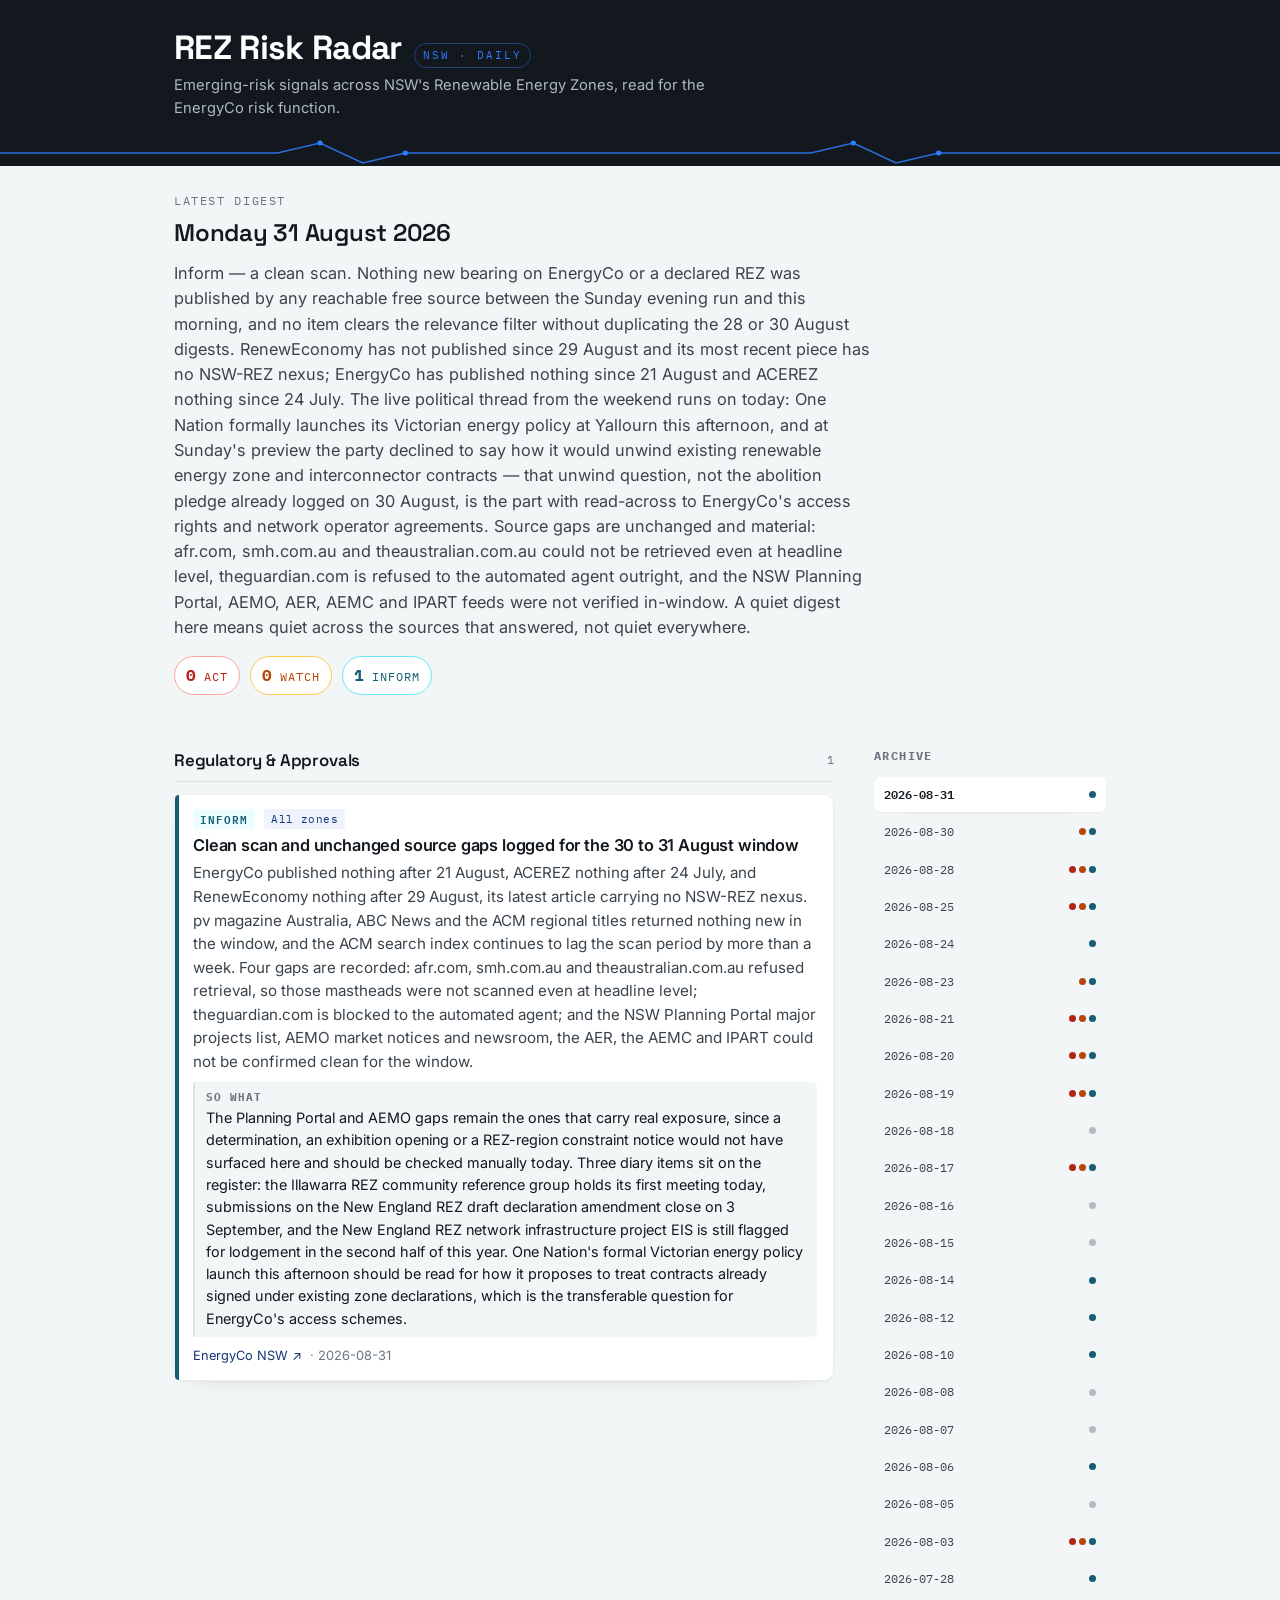
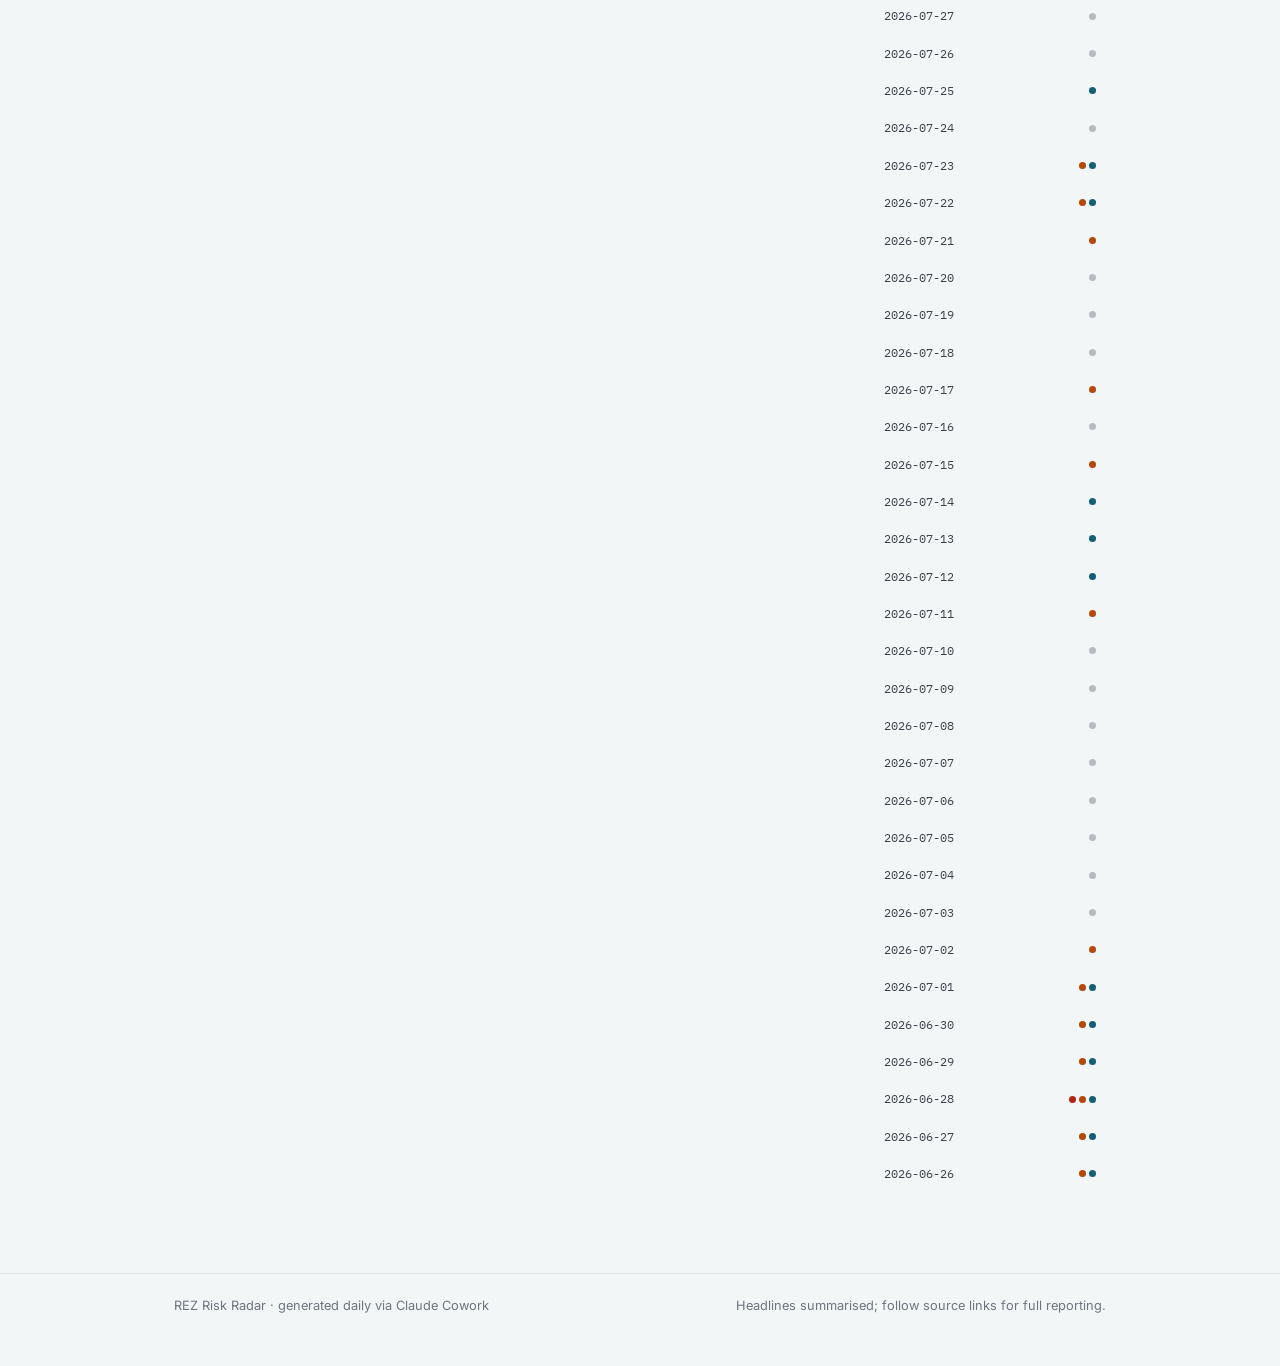
<file: index.html>
<!DOCTYPE html>
<html lang="en-AU">
<head>
  <meta charset="utf-8">
  <meta name="viewport" content="width=device-width, initial-scale=1">
  <title>REZ Risk Radar — NSW EnergyCo daily digest</title>
  <meta name="description" content="A daily risk-intelligence digest tracking emerging signals across NSW's Renewable Energy Zones.">
  <link rel="preconnect" href="https://fonts.googleapis.com">
  <link rel="preconnect" href="https://fonts.gstatic.com" crossorigin>
  <link href="https://fonts.googleapis.com/css2?family=Space+Grotesk:wght@500;600;700&family=Inter:wght@400;500;600&family=IBM+Plex+Mono:wght@400;500;600&display=swap" rel="stylesheet">
  <link rel="stylesheet" href="assets/styles.css">
</head>
<body>
  <header class="masthead">
    <div class="wrap">
      <div class="brand">
        <h1 id="brand-title">REZ Risk Radar</h1>
        <span class="mark">NSW · Daily</span>
      </div>
      <p class="tagline" id="tagline">Emerging-risk signals across NSW's Renewable Energy Zones, read for the EnergyCo risk function.</p>
    </div>
    <svg class="voltage" viewBox="0 0 1200 26" preserveAspectRatio="none" aria-hidden="true">
      <path d="M0,13 L260,13 L300,3 L340,23 L380,13 L760,13 L800,3 L840,23 L880,13 L1200,13"/>
      <circle cx="300" cy="3" r="2.5"/><circle cx="380" cy="13" r="2.5"/>
      <circle cx="800" cy="3" r="2.5"/><circle cx="880" cy="13" r="2.5"/>
    </svg>
  </header>

  <main class="wrap">
    <div class="digest-head">
      <div class="eyebrow">Latest digest</div>
      <div class="digest-date" id="digest-date">Loading…</div>
      <p class="posture" id="posture"></p>
      <div class="counts" id="counts"></div>
    </div>

    <div class="shell">
      <div id="body"><div class="loading">Loading signals…</div></div>
      <aside class="rail">
        <h2>Archive</h2>
        <ul class="archive" id="archive"></ul>
      </aside>
    </div>
  </main>

  <footer>
    <div class="wrap">
      <span>REZ Risk Radar · generated daily via Claude Cowork</span>
      <span>Headlines summarised; follow source links for full reporting.</span>
    </div>
  </footer>

  <script src="assets/app.js"></script>
</body>
</html>
</file>
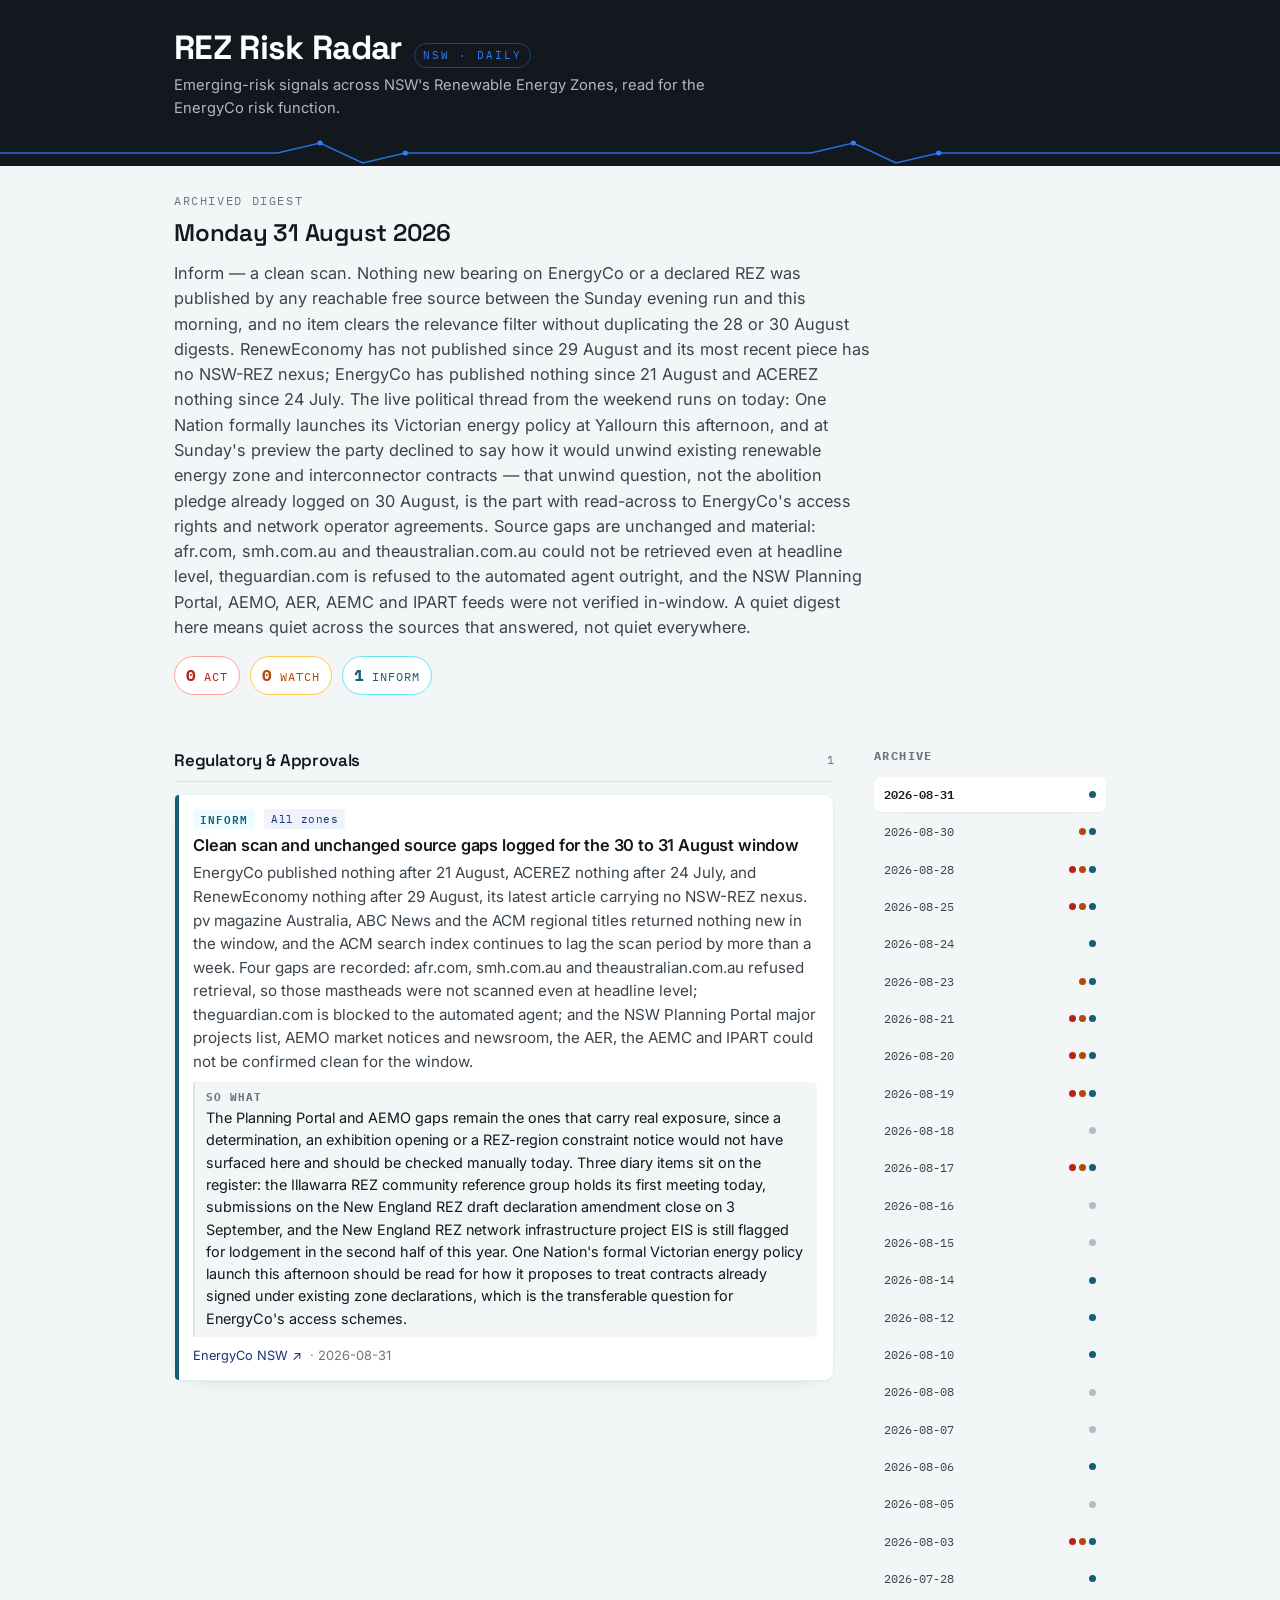
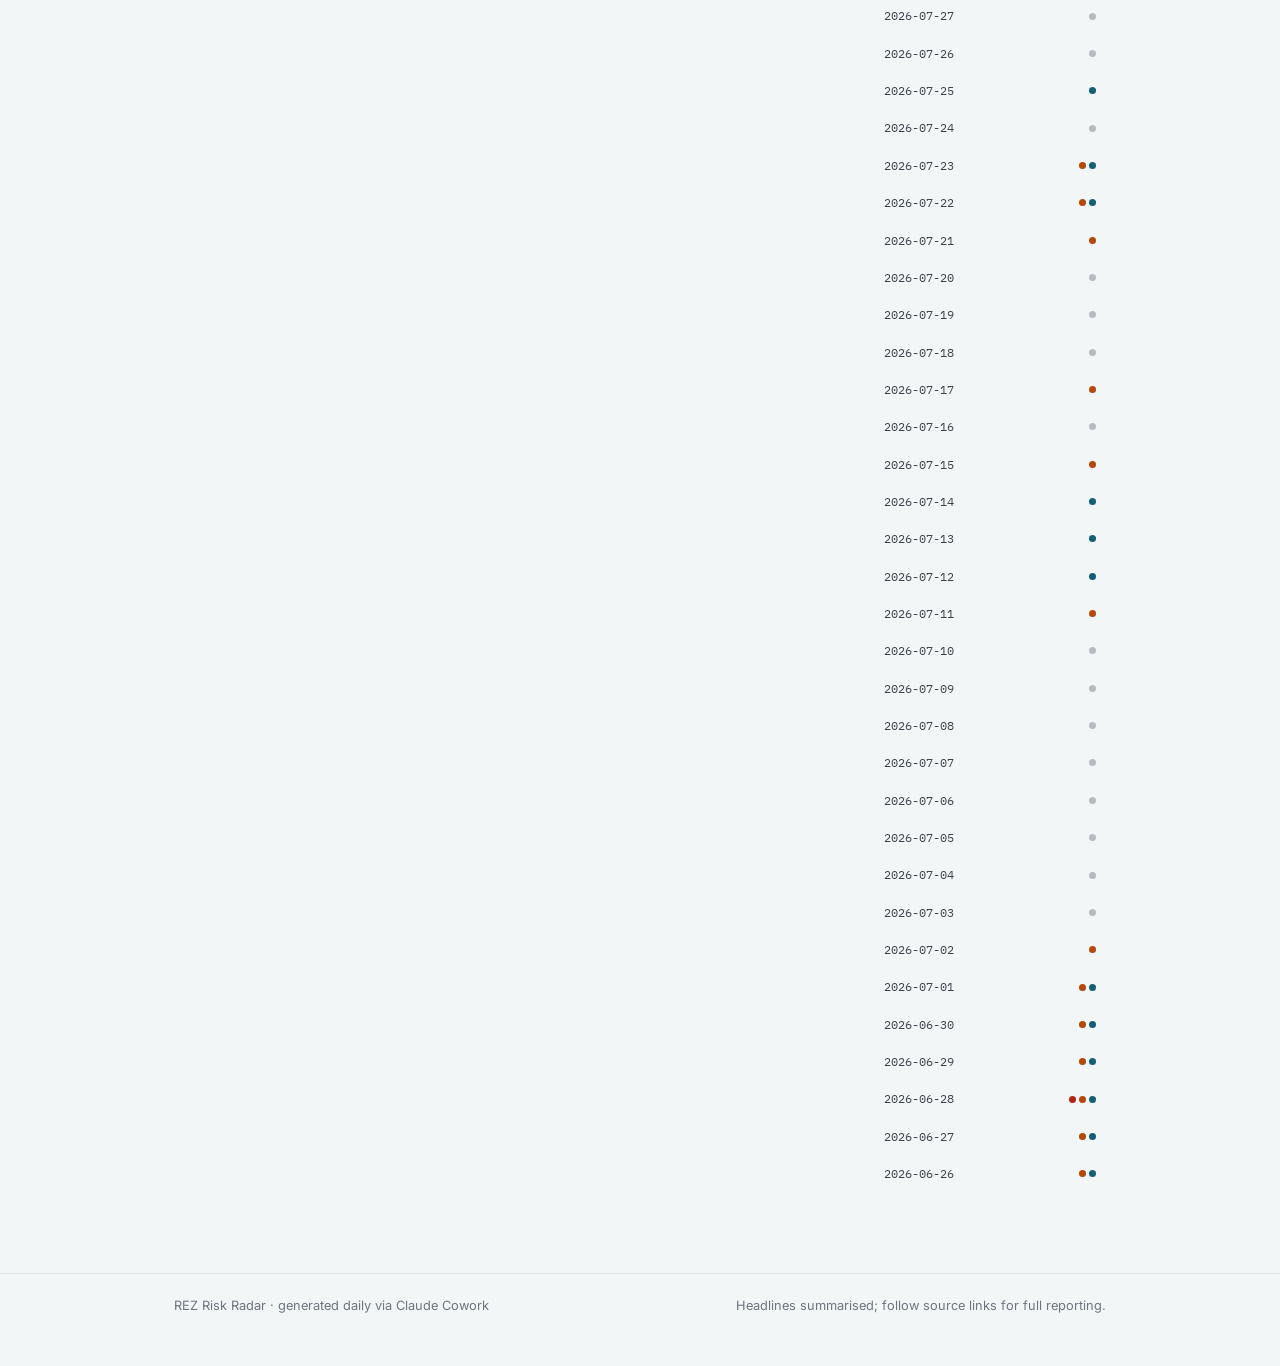
<file: digest.html>
<!DOCTYPE html>
<html lang="en-AU">
<head>
  <meta charset="utf-8">
  <meta name="viewport" content="width=device-width, initial-scale=1">
  <title>REZ Risk Radar — NSW EnergyCo daily digest</title>
  <meta name="description" content="A daily risk-intelligence digest tracking emerging signals across NSW's Renewable Energy Zones.">
  <link rel="preconnect" href="https://fonts.googleapis.com">
  <link rel="preconnect" href="https://fonts.gstatic.com" crossorigin>
  <link href="https://fonts.googleapis.com/css2?family=Space+Grotesk:wght@500;600;700&family=Inter:wght@400;500;600&family=IBM+Plex+Mono:wght@400;500;600&display=swap" rel="stylesheet">
  <link rel="stylesheet" href="assets/styles.css">
</head>
<body>
  <header class="masthead">
    <div class="wrap">
      <div class="brand">
        <h1 id="brand-title">REZ Risk Radar</h1>
        <span class="mark">NSW · Daily</span>
      </div>
      <p class="tagline" id="tagline">Emerging-risk signals across NSW's Renewable Energy Zones, read for the EnergyCo risk function.</p>
    </div>
    <svg class="voltage" viewBox="0 0 1200 26" preserveAspectRatio="none" aria-hidden="true">
      <path d="M0,13 L260,13 L300,3 L340,23 L380,13 L760,13 L800,3 L840,23 L880,13 L1200,13"/>
      <circle cx="300" cy="3" r="2.5"/><circle cx="380" cy="13" r="2.5"/>
      <circle cx="800" cy="3" r="2.5"/><circle cx="880" cy="13" r="2.5"/>
    </svg>
  </header>

  <main class="wrap">
    <div class="digest-head">
      <div class="eyebrow">Archived digest</div>
      <div class="digest-date" id="digest-date">Loading…</div>
      <p class="posture" id="posture"></p>
      <div class="counts" id="counts"></div>
    </div>

    <div class="shell">
      <div id="body"><div class="loading">Loading signals…</div></div>
      <aside class="rail">
        <h2>Archive</h2>
        <ul class="archive" id="archive"></ul>
      </aside>
    </div>
  </main>

  <footer>
    <div class="wrap">
      <span>REZ Risk Radar · generated daily via Claude Cowork</span>
      <span>Headlines summarised; follow source links for full reporting.</span>
    </div>
  </footer>

  <script src="assets/app.js"></script>
</body>
</html>
</file>
<file: assets/styles.css>
/* ============================================================
   REZ Risk Radar — design system
   Display: Space Grotesk · Body: Inter · Data: IBM Plex Mono
   Severity busbar spines + voltage-line masthead motif.
   ============================================================ */

:root {
  --ink:        #12181d;
  --ink-soft:   #3a444d;
  --muted:      #6b7680;
  --paper:      #f3f6f6;
  --surface:    #ffffff;
  --line:       #dce3e3;
  --line-soft:  #e9eeee;

  --accent:     #16357a;   /* deep institutional blue */
  --accent-live:#2d7dff;   /* "live wire" cyan-blue    */

  --act:        #b42318;  --act-bg:    #fef3f2;  --act-line:    #fda29b;
  --watch:      #b54708;  --watch-bg:  #fffaeb;  --watch-line:  #fec84b;
  --inform:     #155e75;  --inform-bg: #ecfdff;  --inform-line: #67e8f9;

  --r: 10px;
  --maxw: 980px;
  --shadow: 0 1px 2px rgba(18,24,29,.04), 0 8px 24px -16px rgba(18,24,29,.18);
}

* { box-sizing: border-box; }

html { -webkit-text-size-adjust: 100%; }

body {
  margin: 0;
  background: var(--paper);
  color: var(--ink);
  font-family: "Inter", system-ui, -apple-system, sans-serif;
  font-size: 16px;
  line-height: 1.55;
  -webkit-font-smoothing: antialiased;
}

a { color: var(--accent); text-decoration: none; }
a:hover { color: var(--accent-live); text-decoration: underline; text-underline-offset: 2px; }

:focus-visible { outline: 2px solid var(--accent-live); outline-offset: 2px; border-radius: 3px; }

.wrap { max-width: var(--maxw); margin: 0 auto; padding: 0 24px; }

/* ---------- Masthead ---------- */
.masthead {
  background: var(--ink);
  color: #fff;
  padding: 30px 0 0;
  position: relative;
  overflow: hidden;
}
.masthead .wrap { position: relative; z-index: 2; }
.brand {
  display: flex; align-items: baseline; gap: 12px; flex-wrap: wrap;
}
.brand h1 {
  font-family: "Space Grotesk", sans-serif;
  font-weight: 700;
  font-size: clamp(1.5rem, 4vw, 2.1rem);
  letter-spacing: -.02em;
  margin: 0;
  line-height: 1.05;
}
.brand .mark {
  font-family: "IBM Plex Mono", monospace;
  font-size: .7rem; letter-spacing: .18em; text-transform: uppercase;
  color: var(--accent-live);
  border: 1px solid rgba(45,125,255,.4);
  padding: 3px 8px; border-radius: 999px;
}
.tagline {
  color: #aeb8c0; font-size: .92rem; margin: 6px 0 0;
  max-width: 60ch;
}
/* voltage line motif */
.voltage {
  display: block; width: 100%; height: 26px; margin-top: 20px;
}
.voltage path { stroke: var(--accent-live); stroke-width: 1.5; fill: none; opacity: .85; }
.voltage circle { fill: var(--accent-live); }

/* ---------- Digest header (date + posture) ---------- */
.digest-head { padding: 26px 0 6px; }
.eyebrow {
  font-family: "IBM Plex Mono", monospace;
  font-size: .72rem; letter-spacing: .14em; text-transform: uppercase;
  color: var(--muted);
}
.digest-date {
  font-family: "Space Grotesk", sans-serif; font-weight: 600;
  font-size: clamp(1.15rem, 3vw, 1.5rem); margin: 4px 0 10px; letter-spacing: -.01em;
}
.posture {
  font-size: 1.02rem; color: var(--ink-soft); margin: 0 0 16px; max-width: 70ch;
}

/* counts strip */
.counts { display: flex; gap: 10px; flex-wrap: wrap; margin: 0 0 6px; }
.count {
  display: inline-flex; align-items: baseline; gap: 7px;
  font-family: "IBM Plex Mono", monospace; font-size: .78rem;
  padding: 6px 11px; border-radius: 999px; border: 1px solid var(--line);
  background: var(--surface); text-transform: uppercase; letter-spacing: .08em;
}
.count b { font-size: 1rem; }
.count.act    { color: var(--act);    border-color: var(--act-line); }
.count.watch  { color: var(--watch);  border-color: var(--watch-line); }
.count.inform { color: var(--inform); border-color: var(--inform-line); }

/* ---------- Layout ---------- */
.shell { display: grid; grid-template-columns: 1fr 232px; gap: 40px; padding: 14px 0 80px; }
@media (max-width: 820px) { .shell { grid-template-columns: 1fr; } .rail { order: -1; } }

/* ---------- Sections ---------- */
.section { margin: 26px 0 0; }
.section > h2 {
  font-family: "Space Grotesk", sans-serif; font-size: 1.05rem; font-weight: 600;
  letter-spacing: -.01em; margin: 0 0 12px; padding-bottom: 8px;
  border-bottom: 1px solid var(--line);
  display: flex; align-items: center; justify-content: space-between;
}
.section > h2 .tally { font-family: "IBM Plex Mono", monospace; font-size: .72rem; color: var(--muted); font-weight: 400; }

/* item card with severity busbar spine */
.item {
  position: relative;
  background: var(--surface);
  border: 1px solid var(--line-soft);
  border-radius: var(--r);
  padding: 14px 16px 14px 18px;
  margin: 0 0 10px;
  box-shadow: var(--shadow);
}
.item::before {
  content: ""; position: absolute; left: 0; top: 0; bottom: 0; width: 4px;
  border-radius: var(--r) 0 0 var(--r);
}
.item.act::before    { background: var(--act); }
.item.watch::before  { background: var(--watch); }
.item.inform::before { background: var(--inform); }

.item-top { display: flex; align-items: center; gap: 9px; margin-bottom: 5px; flex-wrap: wrap; }
.sev {
  font-family: "IBM Plex Mono", monospace; font-size: .66rem; font-weight: 600;
  letter-spacing: .1em; text-transform: uppercase; padding: 2px 7px; border-radius: 4px;
}
.sev.act    { color: var(--act);    background: var(--act-bg); }
.sev.watch  { color: var(--watch);  background: var(--watch-bg); }
.sev.inform { color: var(--inform); background: var(--inform-bg); }

.rez-tag {
  font-family: "IBM Plex Mono", monospace; font-size: .66rem; color: var(--accent);
  background: #eef3fc; padding: 2px 7px; border-radius: 4px; letter-spacing: .04em;
}

.item h3 { font-size: 1.02rem; font-weight: 600; margin: 2px 0 5px; line-height: 1.35; letter-spacing: -.01em; }
.item p  { margin: 0 0 8px; color: var(--ink-soft); font-size: .95rem; }
.sowhat {
  font-size: .9rem; color: var(--ink); background: var(--paper);
  border-left: 2px solid var(--line); padding: 7px 11px; border-radius: 0 6px 6px 0; margin: 0 0 9px;
}
.sowhat b { font-family: "IBM Plex Mono", monospace; font-size: .66rem; letter-spacing: .1em; text-transform: uppercase; color: var(--muted); display: block; margin-bottom: 2px; }

.item-meta { display: flex; align-items: center; gap: 8px; flex-wrap: wrap; font-size: .8rem; color: var(--muted); }
.item-meta .src { font-weight: 500; color: var(--ink-soft); }
.paywall { font-family: "IBM Plex Mono", monospace; font-size: .64rem; letter-spacing: .06em; text-transform: uppercase; color: var(--watch); border: 1px solid var(--watch-line); padding: 1px 6px; border-radius: 4px; }

/* ---------- Rail / archive ---------- */
.rail h2 {
  font-family: "IBM Plex Mono", monospace; font-size: .72rem; letter-spacing: .12em;
  text-transform: uppercase; color: var(--muted); margin: 26px 0 12px;
}
.archive { list-style: none; margin: 0; padding: 0; }
.archive li { margin: 0 0 2px; }
.archive a {
  display: flex; justify-content: space-between; align-items: center; gap: 8px;
  padding: 8px 10px; border-radius: 7px; font-size: .85rem; color: var(--ink-soft);
}
.archive a:hover { background: var(--surface); text-decoration: none; }
.archive a.current { background: var(--surface); color: var(--ink); font-weight: 600; box-shadow: var(--shadow); }
.archive .date { font-family: "IBM Plex Mono", monospace; font-size: .78rem; }
.archive .dots { display: inline-flex; gap: 3px; }
.dot { width: 7px; height: 7px; border-radius: 50%; }
.dot.act { background: var(--act); } .dot.watch { background: var(--watch); } .dot.inform { background: var(--inform); }
.dot.clean { background: var(--muted); opacity: .45; }

/* ---------- States / footer ---------- */
.empty, .loading { padding: 40px 0; color: var(--muted); font-size: .95rem; }
.error { padding: 14px 16px; background: var(--act-bg); border: 1px solid var(--act-line); color: var(--act); border-radius: var(--r); font-size: .9rem; }
footer { border-top: 1px solid var(--line); padding: 22px 0 50px; color: var(--muted); font-size: .8rem; }
footer .wrap { display: flex; justify-content: space-between; gap: 16px; flex-wrap: wrap; }

/* fade-up, motion-safe only */
@media (prefers-reduced-motion: no-preference) {
  .item, .section { animation: rise .4s ease both; }
  @keyframes rise { from { opacity: 0; transform: translateY(6px); } to { opacity: 1; transform: none; } }
}
</file>
